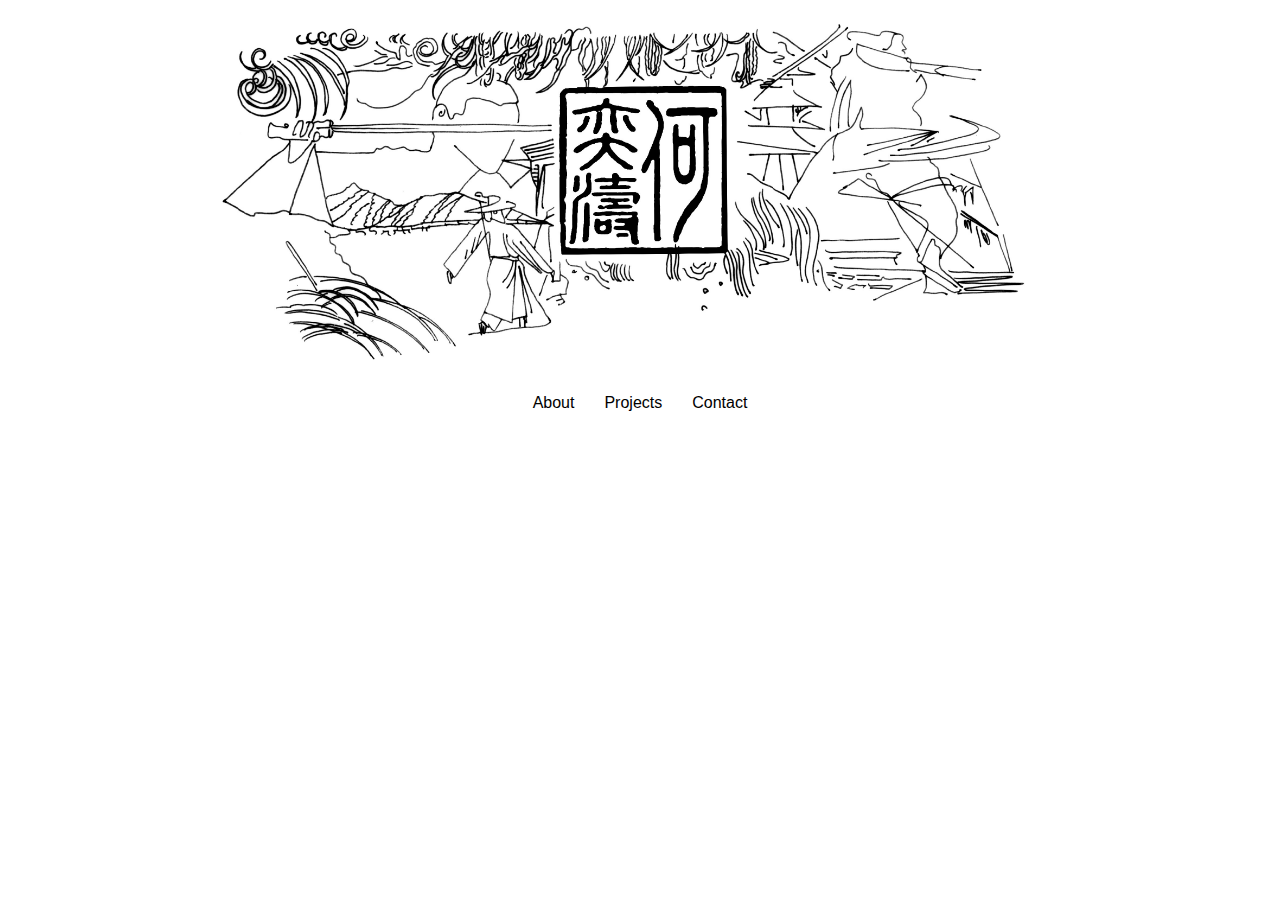
<file: index.html>
<!DOCTYPE html>
<html lang="en">
    <head>
        <meta charset="UTF-8">
        <meta name="viewport" content="width=device-width, initial-scale=1.0">
        <title>HO YIK TO</title>
        <link rel="icon" href="favicon.ico" type="image/x-icon">
        <style type="text/css">
            /* General Body Setup */
            body {
                margin: 0;
                padding: 20px; /* Gives your page a little breathing room */
            }

            /* Banner Image Styling */
            .img_center {
                display: block;
                margin: 0 auto 30px auto; /* Centers image and adds space below */
                max-width: 70%; 
                width: 100%; /* Change this to adjust banner size */
                transform: translateX(-10px)
            }

            /* Flexbox Navigation Setup */
            .nav-menu {
                display: flex;
                justify-content: center; /* Centers the links horizontally */
                flex-wrap: wrap; /* Allows links to wrap to a new line if the screen gets too small */
                gap: 30px; /* Controls the exact spacing between links */
            }

            /* Link Styling */
            .nav-menu a {
                font-family: "Helvetica Neue", Helvetica, Arial, sans-serif;
                font-size: 16px;
                text-decoration: none;
                color: black;
                font-weight: normal;
                transition: text-shadow 0.2s;
            }

            .nav-menu a:hover {
                text-shadow: 0.70px 0 0 currentColor; 
            }

            /* Mobile Adjustments */
            @media (max-width: 600px) {
                .nav-menu {
                    flex-direction: column; /* Stacks the links vertically on phones */
                    align-items: center; /* Centers the stacked links */
                    gap: 15px; /* Tighter spacing for vertical view */
                }
                .img_center {
                    width: 100%; /* Makes the banner fill more of a small screen */
                }
            }
        </style>
    </head>
    <body>
        <img class="img_center" src="Banner.png" alt="Website Banner">
        
        <nav class="nav-menu">
            <a href="about.html">About</a>
            <a href="https://www.youtube.com/@hoyikto" target="_blank">Projects</a>
            <a href="contact.html">Contact</a>
        </nav>
    </body>
</html>
</file>
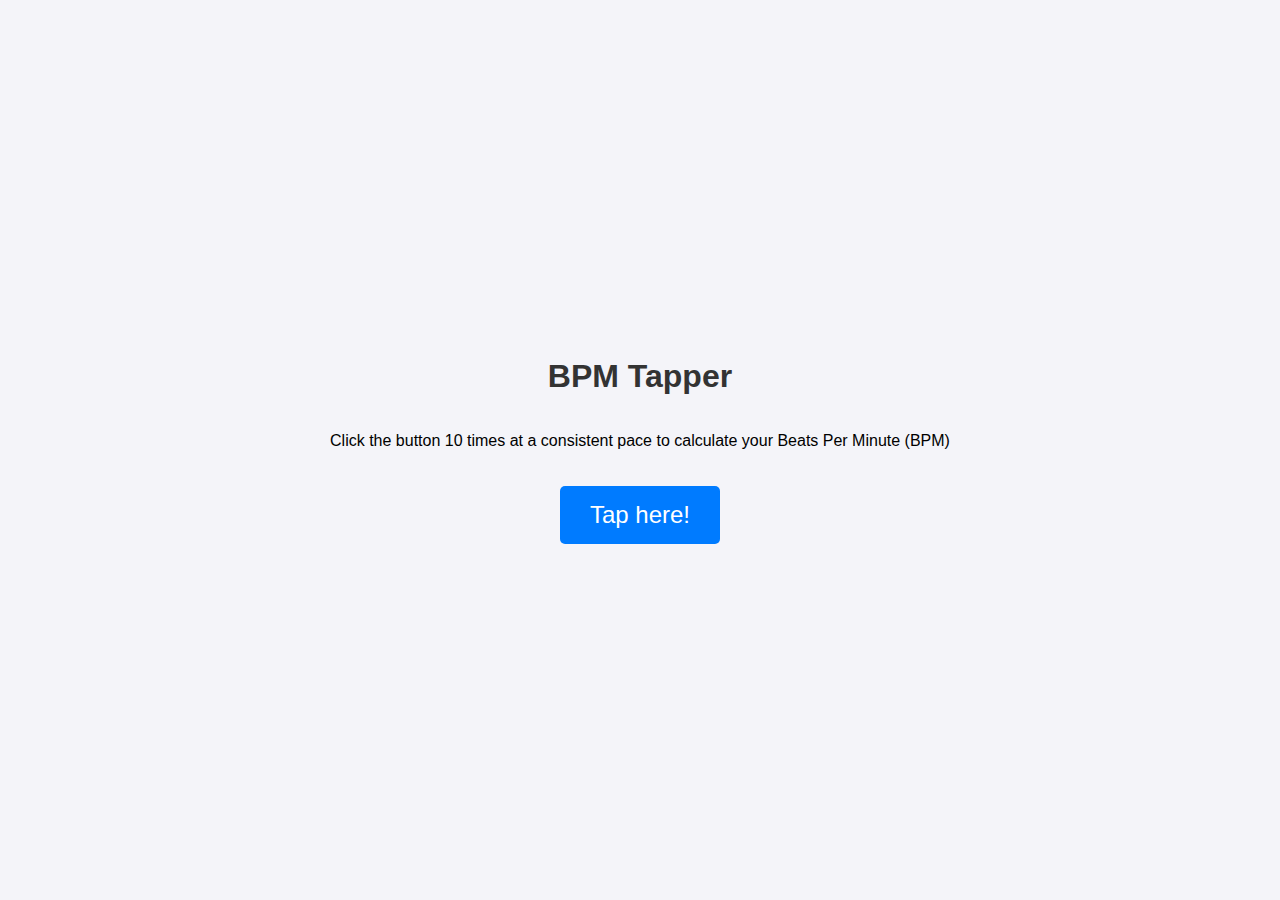
<file: bpm-tapper/index.html>
<!DOCTYPE html>
<html lang="en">
<head>
    <meta charset="UTF-8">
    <meta name="viewport" content="width=device-width, initial-scale=1.0">
    <title>BPM Tapper</title>
    <link rel="stylesheet" href="style.css">
</head>
<body>
    <h1>BPM Tapper</h1>
    <p>Click the button 10 times at a consistent pace to calculate your Beats Per Minute (BPM)</p>
    
    <button id="tapButton">Tap here!</button>
    
    <script src="script.js"></script>
</body>
</html>
</file>
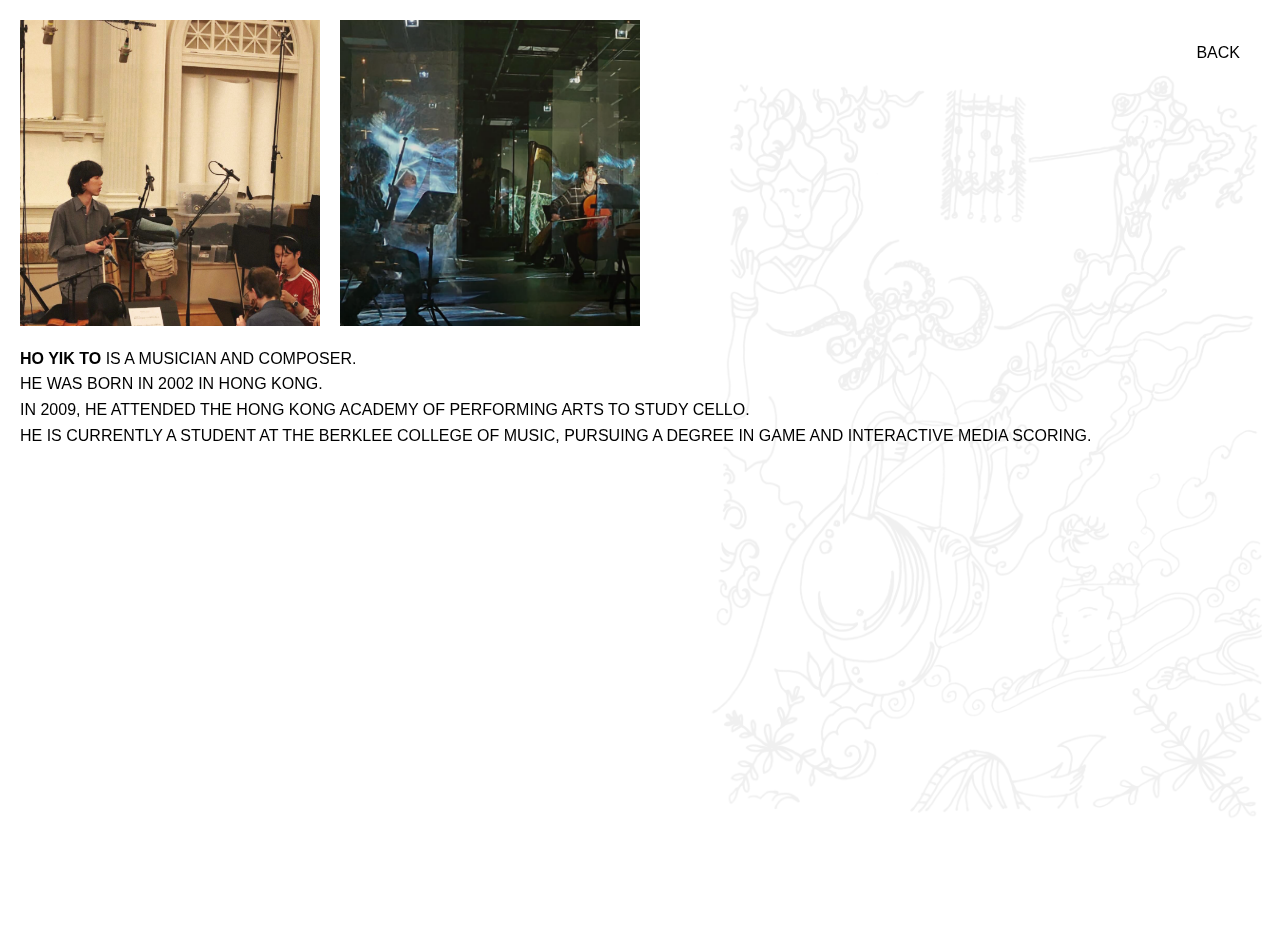
<file: about.html>
<!DOCTYPE html>
<html lang="en">
<head>
    <meta charset="UTF-8">
    <title>HO YIK TO</title>
    <link rel="icon" href="favicon.ico" type="image/x-icon">
    <style>
        /* --- Global Styles --- */
        body {
            font-family: "Helvetica Neue", Helvetica, Arial, sans-serif;
            font-size: 16px;
            color: black;
            line-height: 1.6;
            margin: 20px; 
            
            /* Added to support the background image layer */
            position: relative; 
            min-height: 100vh; 
            z-index: 0; 
        }

        /* --- Background Image Overlay --- */
        body::before {
            content: ""; 
            position: fixed; 
            top: 0;
            left: 0;
            width: 100%;
            height: 100%;
            z-index: -1; /* Puts the image behind everything else */

            /* Background settings */
            background-image: url('sizhu.png');
            background-repeat: no-repeat;
            
            /* --- MOVED IMAGE TO THE RIGHT --- */
            background-position: right center; 
            
            background-size: 45vw; /* Keeps it the same size as the Contact page */
            
            /* Lowers the contrast */
            opacity: 0.4; 
        }

        /* --- Timeline Text Styles --- */
        .timeline p {
            margin: 10px 0;
        }
        
        .year {
            font-weight: bold;
            display: inline-block;
            width: 100px;
            margin-right: 20px;
        }

        /* --- Back Button Styles --- */
        .back-button {
            position: absolute;
            top: 20px;
            right: 20px;
            z-index: 10;
            color: black;      
            text-decoration: none; 
            cursor: pointer;
        }

        .back-button:hover {
            text-decoration: underline; 
        }

        /* --- Image Gallery Styles --- */
        .image-container {
            display: flex;       
            gap: 20px;           
            margin-bottom: 20px; 
        }

        .site-image {
            width: 300px; 
            height: auto; 
        }
    </style>
</head>
<body>

    <a href="javascript:history.back()" class="back-button">BACK</a>

    <div class="image-container">
        <img src="hoyikto.png" class="site-image" alt="Ho Yik To">
        <img src="hoyikto2.png" class="site-image" alt="Ho Yik To">
    </div>

    <p> <strong> HO YIK TO </strong> IS A MUSICIAN AND COMPOSER. <br> 
        HE WAS BORN IN 2002 IN HONG KONG. <br>
        IN 2009, HE ATTENDED THE HONG KONG ACADEMY OF PERFORMING ARTS TO STUDY CELLO. <br>
        HE IS CURRENTLY A STUDENT AT THE BERKLEE COLLEGE OF MUSIC, PURSUING A DEGREE IN GAME AND INTERACTIVE MEDIA SCORING.</p>

    <script defer src="https://static.cloudflareinsights.com/beacon.min.js/vcd15cbe7772f49c399c6a5babf22c1241717689176015" integrity="sha512-ZpsOmlRQV6y907TI0dKBHq9Md29nnaEIPlkf84rnaERnq6zvWvPUqr2ft8M1aS28oN72PdrCzSjY4U6VaAw1EQ==" data-cf-beacon='{"version":"2024.11.0","token":"ff8cbcdf3a0f4674a4587c78c019a4c3","r":1,"server_timing":{"name":{"cfCacheStatus":true,"cfEdge":true,"cfExtPri":true,"cfL4":true,"cfOrigin":true,"cfSpeedBrain":true},"location_startswith":null}}' crossorigin="anonymous"></script>

</body>
</html>
</file>
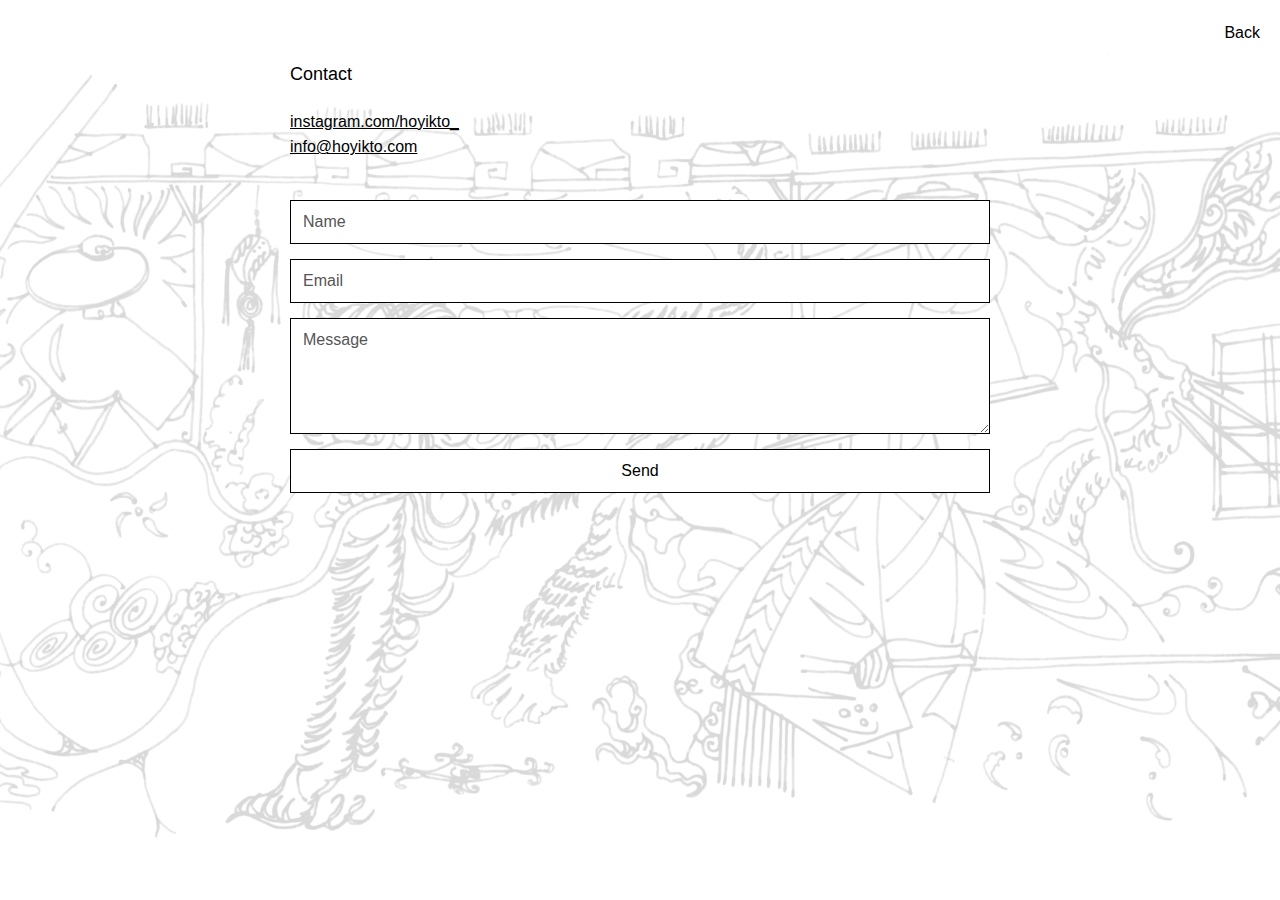
<file: contact.html>
<!DOCTYPE html>
<html lang="en">
<head>
    <meta charset="UTF-8">
    <meta name="viewport" content="width=device-width, initial-scale=1.0">
    <title>Ho Yik To</title>
    <link rel="icon" href="favicon.ico" type="image/x-icon">
    <style>
        /* --- Global Styles --- */
        html, body {
            min-height: 100vh; 
            margin: 0;
        }

        body {
            font-family: "Helvetica Neue", Helvetica, Arial, sans-serif;
            font-size: 16px;
            color: black; 
            background-color: white; 
            line-height: 1.6;
            padding: 60px 20px; 
            box-sizing: border-box; 
            
            text-shadow: 0px 0px 8px white, 0px 0px 15px white;
            
            /* --- Background Image Settings --- */
            background-image: url('tigerblack.png');
            background-repeat: no-repeat;
            background-position: center center; 
            background-size: 120vw; 
            background-attachment: fixed; 
        }

        /* --- Layout Styles --- */
        .content-container {
            max-width: 700px;
            margin: 0 auto; 
            position: relative; 
            z-index: 1;
        }

        /* --- Typography Styles --- */
        .section-title {
            font-size: 18px;
            margin-bottom: 20px;
            /* UPDATED: Removed the bold text from the title */
            font-weight: normal; 
        }

        a {
            color: black; 
            text-decoration: underline;
        }

        a:hover {
            text-decoration: none; 
        }

        /* --- Back Button Styles --- */
        .back-button {
            position: absolute;
            top: 20px;
            right: 20px;
            z-index: 10;
            font-family: "Helvetica Neue", Helvetica, Arial, sans-serif;
            font-size: 16px;
            color: black;      
            text-decoration: none; 
            cursor: pointer;
            text-shadow: 0px 0px 8px white, 0px 0px 15px white;
        }

        .back-button:hover {
            text-decoration: underline; 
        }

        /* --- Contact Form Styles --- */
        .contact-form {
            display: flex;
            flex-direction: column;
            gap: 15px; 
            margin-top: 40px; 
        }

        .contact-form input,
        .contact-form textarea {
            width: 100%;
            padding: 12px;
            font-family: inherit;
            font-size: 16px;
            color: black;
            
            background-color: white; 
            border: 1px solid black;
            border-radius: 0; 
            
            box-sizing: border-box;
            text-shadow: none; 
        }

        .contact-form input::placeholder,
        .contact-form textarea::placeholder {
            color: #555; 
        }

        .contact-form button {
            padding: 12px;
            font-family: inherit;
            font-size: 16px;
            font-weight: normal; 
            color: black;
            background-color: white;
            border: 1px solid black;
            border-radius: 0;
            
            cursor: pointer;
            text-shadow: none;
            transition: background-color 0.2s;
        }

        .contact-form button:hover {
            background-color: #f0f0f0; 
        }

        /* --- Mobile Specific Styles --- */
        @media screen and (max-width: 768px) {
            body {
                background-size: cover; 
                background-attachment: scroll; 
            }
        }
    </style>
</head>
<body>
    
    <a href="javascript:history.back()" class="back-button">Back</a>

    <div class="content-container">
        <div class="section-title">Contact</div>
        
        <p>
            <a href="https://www.instagram.com/hoyikto_/">instagram.com/hoyikto_</a><br>
            <a href="mailto:info@hoyikto.com">info@hoyikto.com</a>
        </p>

        <form action="https://formspree.io/f/xkovlqak" method="POST" class="contact-form">
            <input type="text" name="name" placeholder="Name" required>
            <input type="email" name="email" placeholder="Email" required>
            <textarea name="message" placeholder="Message" rows="5" required></textarea>
            <button type="submit">Send</button>
        </form>

    </div>

</body>
</html>
</file>
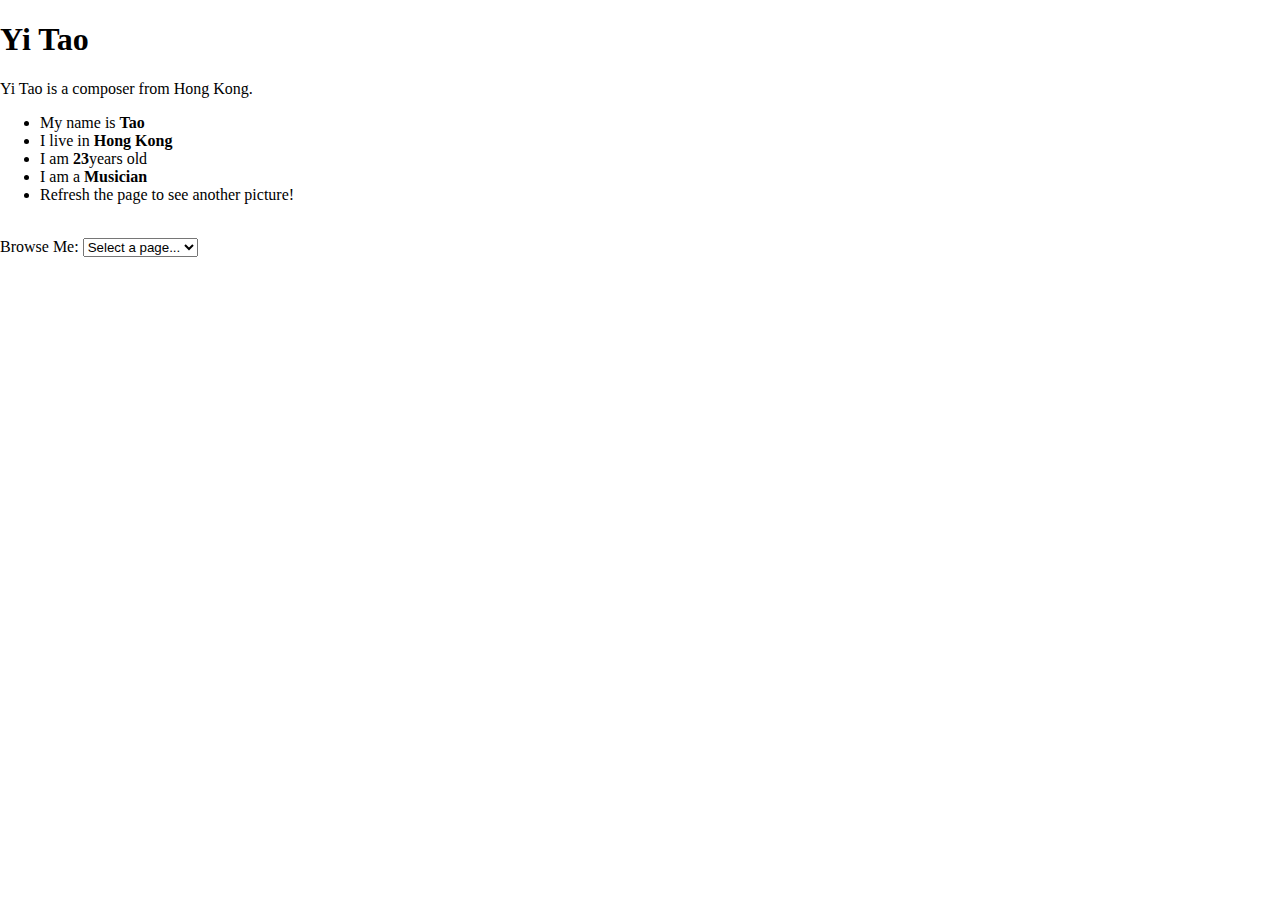
<file: home.html>
<!DOCTYPE html>
<html lang="en">
<head>
    <meta charset="UTF-8">
    <meta name="viewport" content="width=device-width, initial-scale=1.0">
    <title>Yi Tao</title>
      <style>
    /* This CSS makes the image a full-screen backdrop */
    body, html {
      height: 100%;
      margin: 0;
    }
    
    body {
      background-position: center;
      background-repeat: no-repeat;
      background-size: cover; /* This scales the image to cover the page */
      background-attachment: fixed; /* This keeps the backdrop fixed when scrolling */
    }
  </style>
</head>
<body>
    <h1>Yi Tao</h1>
    <p>Yi Tao is a composer from Hong Kong.</p>
    <ul>
        <li> My name is <strong>Tao</strong> </li>
        <li> I live in <strong>Hong Kong</strong> </li>
        <li> I am <strong>23</strong>years old</li>
        <li> I am a <strong>Musician</strong></li>
        <li> Refresh the page to see another picture! </li>
    </ul>

    <br>

    <label for="pages">Browse Me:</label>
    
    <select name="page" id="pages" onchange="goToPage()">
        <option value="">Select a page...</option> <option value="home">Home</option>
        <option value="about">About</option>
        <option value="songs">Songs</option>
        <option value="photos">Photos</option>
    </select>

    <script>
        document.body.style.backgroundImage = "url('https://picsum.photos/1920/1080?random=" + Math.random() + "')";
    </script>

    <script>
    function goToPage() {
      // 1. Get the dropdown element
      var select = document.getElementById("pages");
      
      // 2. Get the value of the selected option (e.g., "home", "about")
      var pageValue = select.value;
      
      // 3. Check if a real option was selected (not the placeholder)
      if (pageValue) {
        // 4. Tell the browser to go to the new page (e.g., "about.html")
        window.location.href = pageValue + ".html";
      }
    }
    </script>
</body> 
</html>
</file>
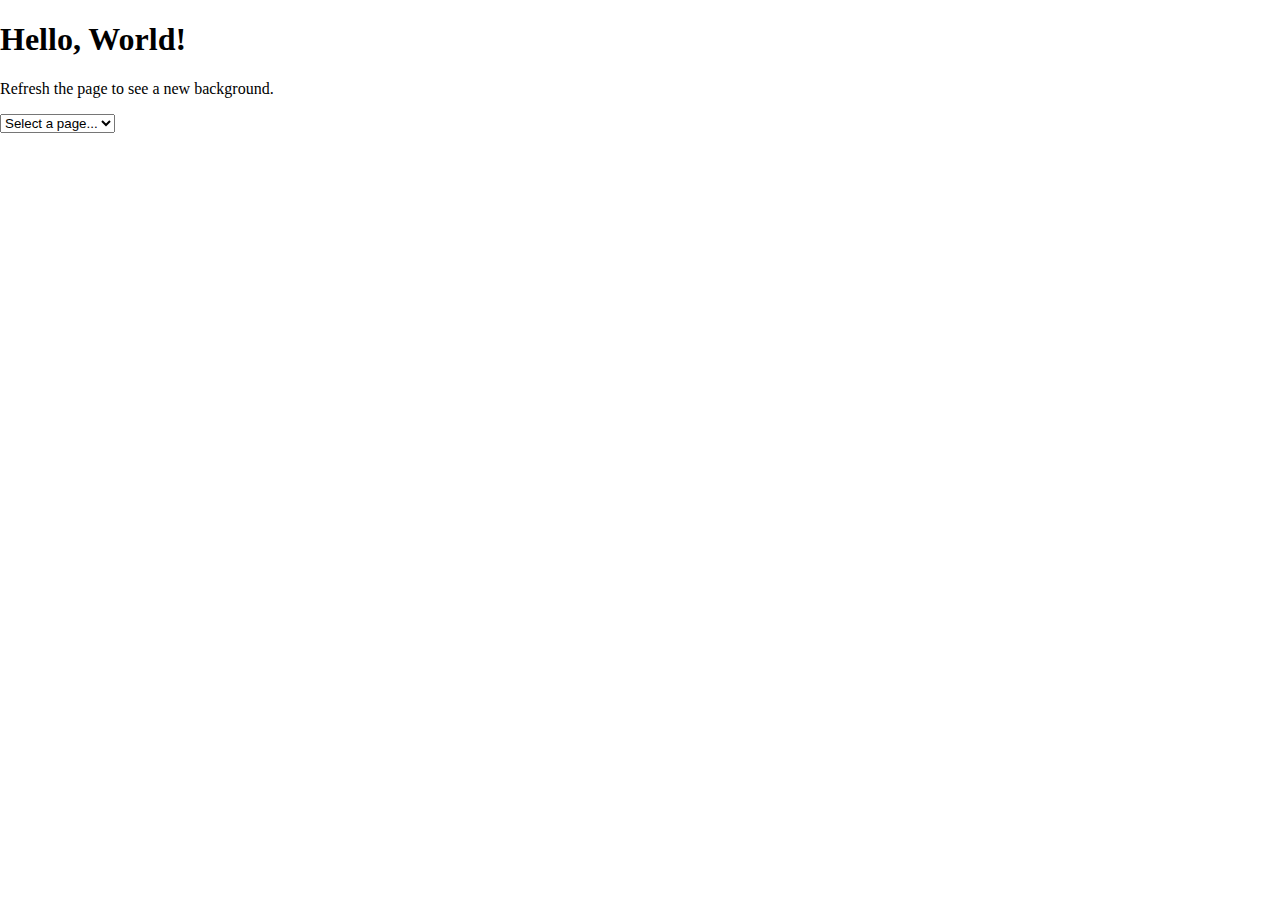
<file: photos.html>
<!DOCTYPE html>
<html>
<head>
  <title>Photos</title>
  <style>
    /* This CSS makes the image a full-screen backdrop */
    body, html {
      height: 100%;
      margin: 0;
    }
    
    body {
      background-position: center;
      background-repeat: no-repeat;
      background-size: cover; /* This scales the image to cover the page */
      background-attachment: fixed; /* This keeps the backdrop fixed when scrolling */
    }
  </style>
</head>
<body>

  <h1>Hello, World!</h1>
  <p>Refresh the page to see a new background.</p>

  <script>
    document.body.style.backgroundImage = "url('https://picsum.photos/1920/1080?random=" + Math.random() + "')";
  </script>

   <select name="page" id="pages" onchange="goToPage()">
        <option value="">Select a page...</option> <option value="index">Home</option>
        <option value="about">About</option>
        <option value="songs">Songs</option>
        <option value="photos">Photos</option>
    </select> 
    
    <script>
    function goToPage() {
      // 1. Get the dropdown element
      var select = document.getElementById("pages");
      
      // 2. Get the value of the selected option (e.g., "home", "about")
      var pageValue = select.value;
      
      // 3. Check if a real option was selected (not the placeholder)
      if (pageValue) {
        // 4. Tell the browser to go to the new page (e.g., "about.html")
        window.location.href = pageValue + ".html";
      }
    }
    </script>
</body>
</html>
</file>
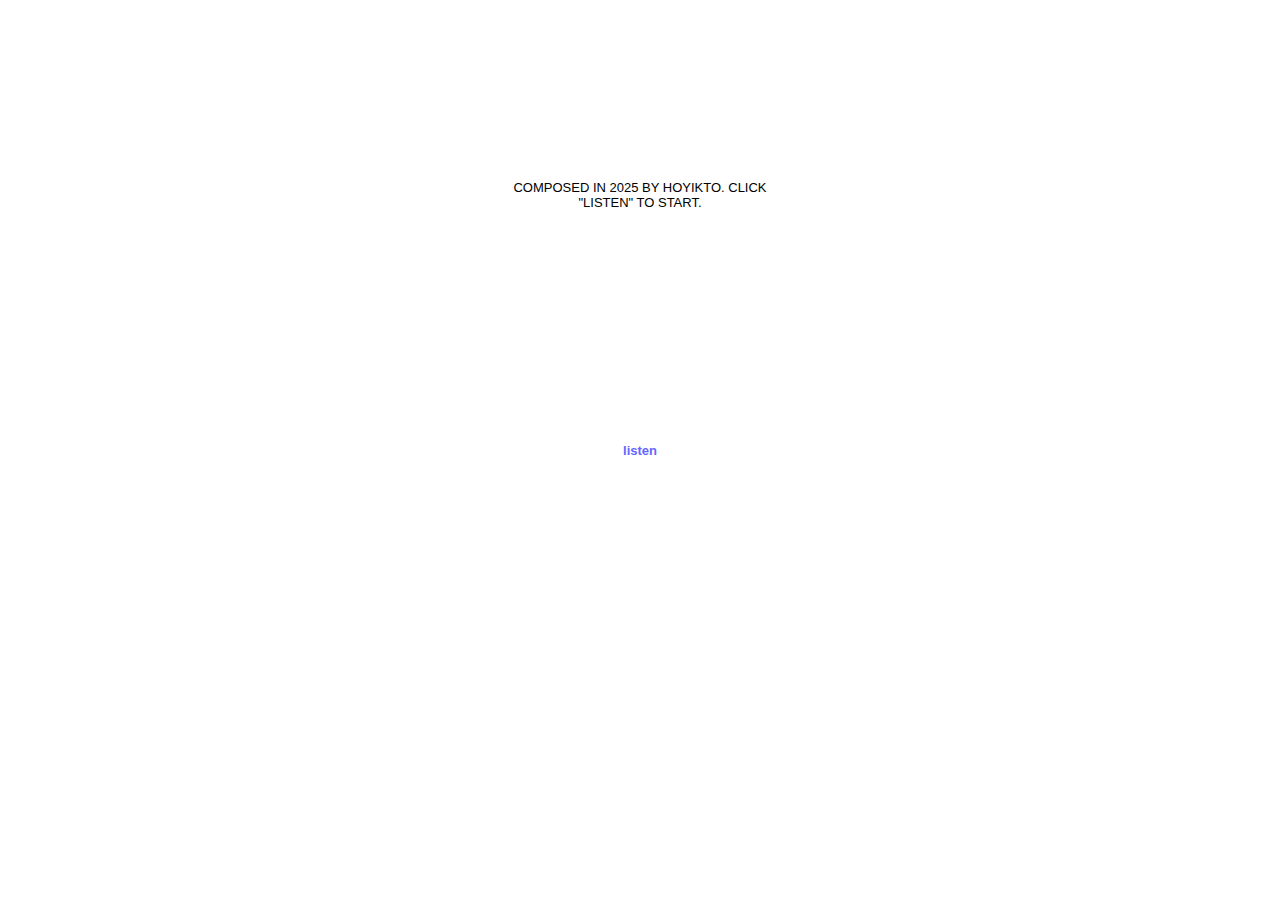
<file: songs.html>
<!DOCTYPE html>
<html lang="en">
<head>
    <meta charset="utf-8">
    <meta name="viewport" content="width=device-width, initial-scale=1">
    <title>HERE, WHERE THE WORLD IS QUIET</title>
    <style>
        :root {
            --primary: #000000;
            --dot-color: #fe0000;
            /* Dynamic variables set by JS per song */
            --song-color: #000;
            --song-height: 30px;
            --phase-1-dur: 0s;
            --phase-3-dur: 0s;
        }

        body {
            background: #FFF;
            color: var(--primary);
            font-family: Arial, sans-serif;
            font-size: 13px;
            height: 100vh;
            margin: 0;
            display: flex;
            justify-content: center;
            align-items: center;
            overflow: hidden;
        }

        #text {
            position: absolute;
            width: 300px;
            top: 20%;
            text-align: center;
            transition: opacity 1s;
        }

        /* The Main Interactive Container */
        #container {
            position: relative;
            width: 100px;
            height: 100px;
            display: flex;
            justify-content: center;
            align-items: center;
        }

        /* The Button / Dot */
        #btn {
            z-index: 10;
            cursor: pointer;
            color: #66F;
            font-weight: bold;
            transition: all 0.5s;
            user-select: none;
        }

        /* State: When it becomes a Dot */
        #btn.is-dot {
            width: 10px;
            height: 10px;
            background: var(--dot-color);
            border-radius: 50%;
            color: transparent; /* Hide text */
            font-size: 0;
        }

        /* The Animated Shape */
        #shape {
            position: absolute;
            z-index: 5;
            background: var(--song-color);
            width: 30px;
            height: var(--song-height);
            opacity: 0;
            pointer-events: none;
        }

        /* --- Phase 1: Appearing --- */
        #shape.phase-1 {
            /* Animate from White -> Color, Blurred -> Sharp */
            animation: appear var(--phase-1-dur) linear forwards;
        }

        /* --- Phase 3: Shrinking --- */
        #shape.phase-3 {
            /* Animate Color -> Dot Pink, Size -> Small */
            transition: all var(--phase-3-dur) linear;
            background: var(--dot-color);
            width: 10px; /* Target dot size */
            height: 10px; /* Target dot size */
            border-radius: 50%;
            filter: blur(2px); /* Slight blur at end */
            opacity: 0; /* Fade out as dot takes over */
        }

        /* --- CSS Keyframes for "Appearing" (Replaces JS Math) --- */
        @keyframes appear {
            0% { background: #000000; filter: blur(20px); opacity: 0; }
            100% { background: var(--song-color); filter: blur(0px); opacity: 1; }
        }

        /* Specific Transform Effects */
        .fx-rotate   { animation: spin var(--phase-1-dur) ease-out; }
        .fx-rotateX  { animation: flipX var(--phase-1-dur) linear; }
        .fx-rotateY  { animation: flipY var(--phase-1-dur) ease-in-out; }
        .fx-skew     { animation: skewBoth var(--phase-1-dur) linear; }
        .fx-skewX    { animation: skewX var(--phase-1-dur) linear; }
        .fx-scale    { animation: pulse var(--phase-1-dur) ease-in-out; }

        @keyframes spin { 0% { transform: rotate(0deg); } 100% { transform: rotate(2160deg); } }
        @keyframes flipX { 0% { transform: rotateX(0deg); } 100% { transform: rotateX(720deg); } }
        @keyframes flipY { 0% { transform: rotateY(0deg); } 100% { transform: rotateY(720deg); } }
        @keyframes skewBoth { 0% { transform: skew(0,0); } 100% { transform: skew(720deg, 720deg); } }
        @keyframes skewX { 0% { transform: skewX(0); } 100% { transform: skewX(720deg); } }
        @keyframes pulse { 0% { transform: scale(1); } 50% { transform: scale(0.2); } 100% { transform: scale(1); } }

    </style>
</head>
<body>

    <audio id="audio"></audio>

    <div id="text">
        COMPOSED IN 2025 BY HOYIKTO. CLICK "LISTEN" TO START.
    </div>

    <div id="container">
        <div id="btn">listen</div>
        <div id="shape"></div>
    </div>

<script>
    // Data Configuration
    const songs = [
        { file: "ao",  color: "#AA7D9F", h: 27, fx: "fx-rotate" },
        { file: "hm",  color: "#C44883", h: 45, fx: "fx-rotateX" },
        { file: "h",   color: "#BE2168", h: 23, fx: "fx-rotate" }, // reused rotate for index 2
        { file: "oi",  color: "#990000", h: 41, fx: "fx-rotateY" },
        { file: "hu",  color: "#B72B91", h: 21, fx: "fx-skew" },
        { file: "hhh", color: "#D3370A", h: 42, fx: "fx-skewX" },
        { file: "aa",  color: "#E0921D", h: 25, fx: "fx-scale" }
    ];

    // State
    let index = 0;
    let loopCount = 0;
    let isPlaying = false;

    // Elements
    const audio = document.getElementById('audio');
    const btn = document.getElementById('btn');
    const shape = document.getElementById('shape');
    const root = document.documentElement.style; // For CSS Variables

    btn.addEventListener('click', () => {
        if (isPlaying) return;
        isPlaying = true;
        
        // 1. Setup Audio & Fallback Duration
        const song = songs[index];
        audio.src = `${song.file}.mp3`;
        
        // Try to play. If fails (no file), use fallback duration
        audio.play().catch(() => console.log("Audio file missing, using visual simulation."));
        
        // Wait for audio metadata to get real duration, or use default 2.5s
        audio.onloadedmetadata = () => runAnimation(audio.duration);
        audio.onerror = () => runAnimation(2.5); 

        // Update Text & Title
        document.title = `HERE, WHERE THE WORLD IS QUIET - Playing`;
        if (index === 0) document.getElementById('text').style.opacity = 0;
    });

    function runAnimation(duration) {
        const song = songs[index];

        // 2. Calculate Timings
        let d3 = Math.min(duration / 3, 0.4); // Shrink phase
        let d1 = (duration - d3) * 0.67;      // Appear phase
        let d2 = duration - d1 - d3;          // Rest phase

        // 3. Set CSS Variables (Pass data to CSS)
        root.setProperty('--song-color', song.color);
        root.setProperty('--song-height', `${song.h}px`);
        root.setProperty('--phase-1-dur', `${d1}s`);
        root.setProperty('--phase-3-dur', `${d3}s`);

        // 4. Start Visual Sequence
        btn.style.opacity = 0; // Hide button
        
        // PHASE 1: APPEAR
        shape.className = `phase-1 ${song.fx}`;
        
        // PHASE 2: REST (After d1 seconds)
        setTimeout(() => {
            shape.className = ""; // Removing class stops animation (resting state)
            shape.style.opacity = 1; 
            // We set static styles to keep it visible while resting
            shape.style.transform = "none"; 
        }, d1 * 1000);

        // PHASE 3: SHRINK (After d1 + d2 seconds)
        setTimeout(() => {
            shape.className = "phase-3"; // Triggers CSS transition to dot
        }, (d1 + d2) * 1000);

        // END: RESET (After total duration)
        setTimeout(() => {
            reset();
        }, duration * 1000);
    }

    function reset() {
        isPlaying = false;
        
        // Reset Visuals
        shape.className = "";
        shape.style.opacity = 0;
        shape.style.width = "30px"; // Reset width for next time
        shape.style.borderRadius = "0";

        // Show Button as Dot
        btn.className = "is-dot";
        btn.style.opacity = 1;

        // Logic for next song (Loop song 3 twice, etc)
        if (index === 2 && loopCount < 1) {
            loopCount++;
        } else {
            if (index < songs.length - 1) index++;
            loopCount = 0;
        }
    }
</script>

</body>
</html>
</file>
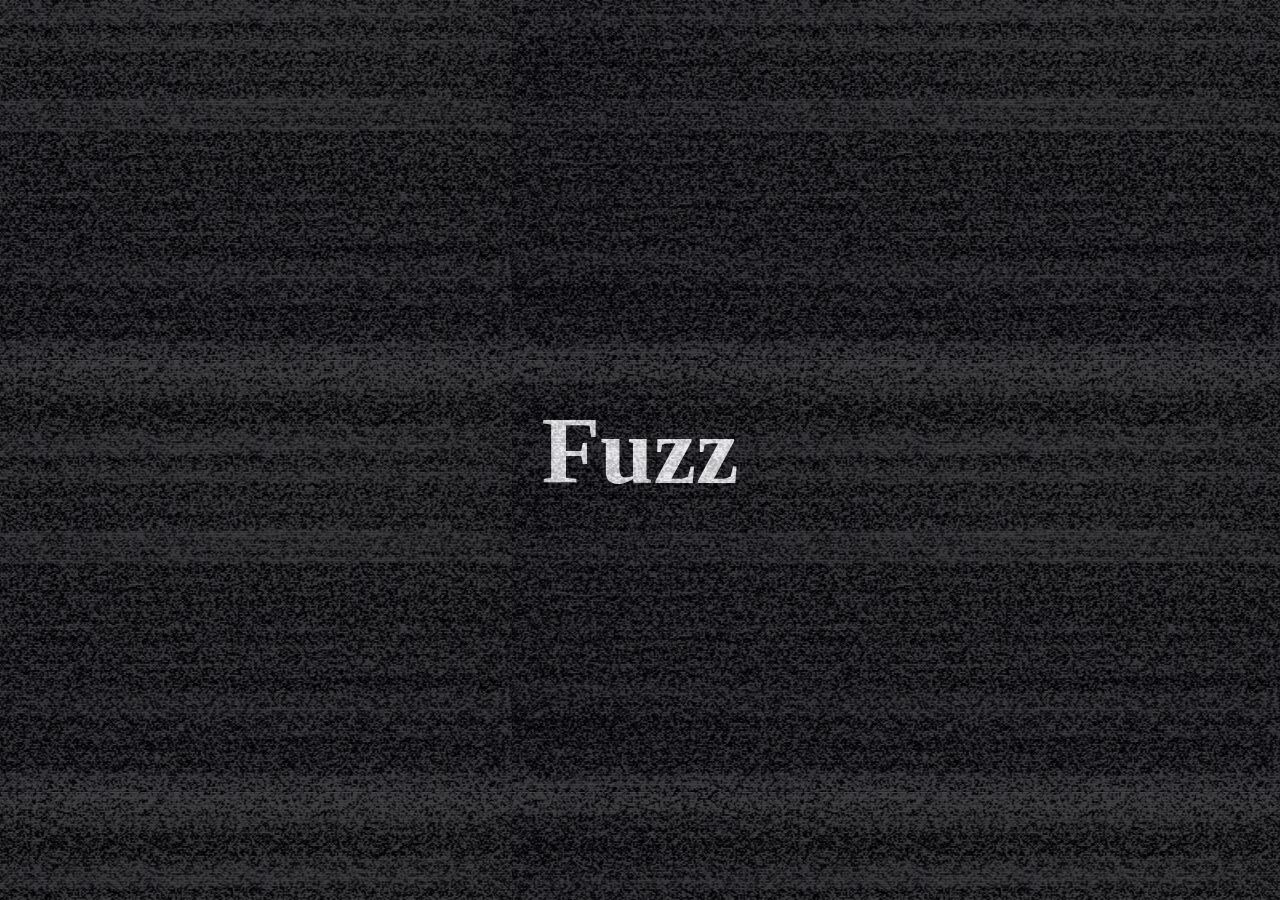
<file: video.html>
<!DOCTYPE html>
<html>
    <head>
        <title>???</title>
        <style>
            @import url("https://fonts.googleapis.com/css?family=Poppins:400,700");

            *,
            *::before,
            *::after {
                box-sizing: border-box;
                margin: 0;
            }
            
            body {
                font family: "Poppins", sans-serif;
                background: black;
                color: white;
            }
            .container {
                position: relative;
                overflow: hidden;
            }

            .title {
                font-size: 96px;
            }

            .content {
                height: 100vh;
                display: grid;
                place-items: center;

                z-index: 5;
                position: relative;
            }

            .fuzzy-overlay {
                position: absolute;
                inset: -200%;
                background-image: url("whitenois4.jpg");
                opacity: 30%;
                z-index: 10;
                pointer-events: none;

                animation: shift 0.2s linear infinite both;
                
            }

            @keyframes shift {
                0% {
                    transform: translateX(10%) translateY(10%);
                }

                100% {
                    transform: translateX(-10%) translateY(-10%);
                }
            }
        </style>
    </head>

    <body>
        <div class="container">
        
        <div class="content">
            <h1 class="title">Fuzz</h1>
            </div>
            <div class="fuzzy-overlay"></div>
         </div>

    </body>
                    </style>
    </head>
</html>
</file>
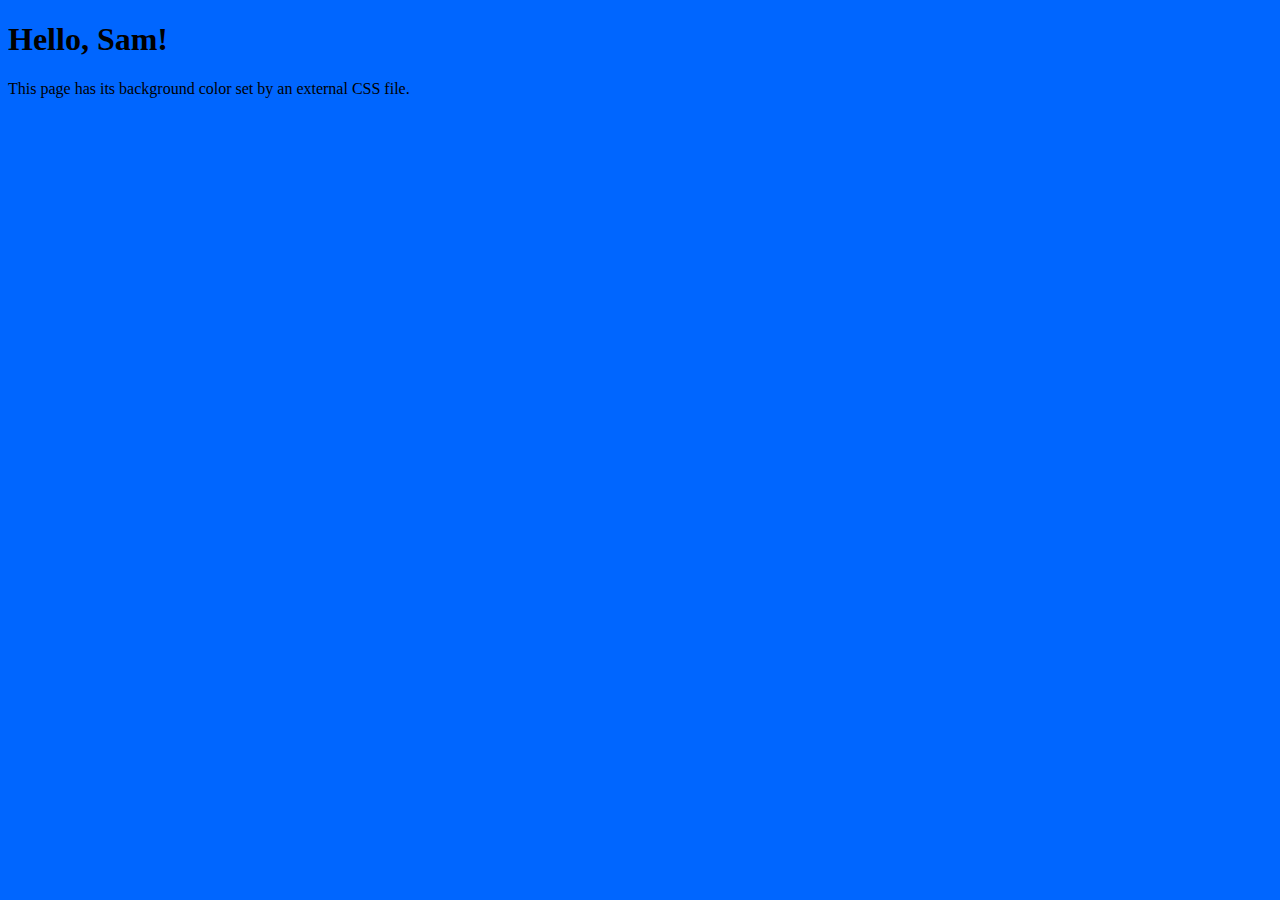
<file: web-day-2/external.html>
<!DOCTYPE html>
<html>
<head>
  <title>External CSS Example</title>
  
  <link rel="stylesheet" href="style.css">

</head>
<body>

  <h1>Hello, Sam!</h1>
  <p>This page has its background color set by an external CSS file.</p>

</body>
</html>
</file>
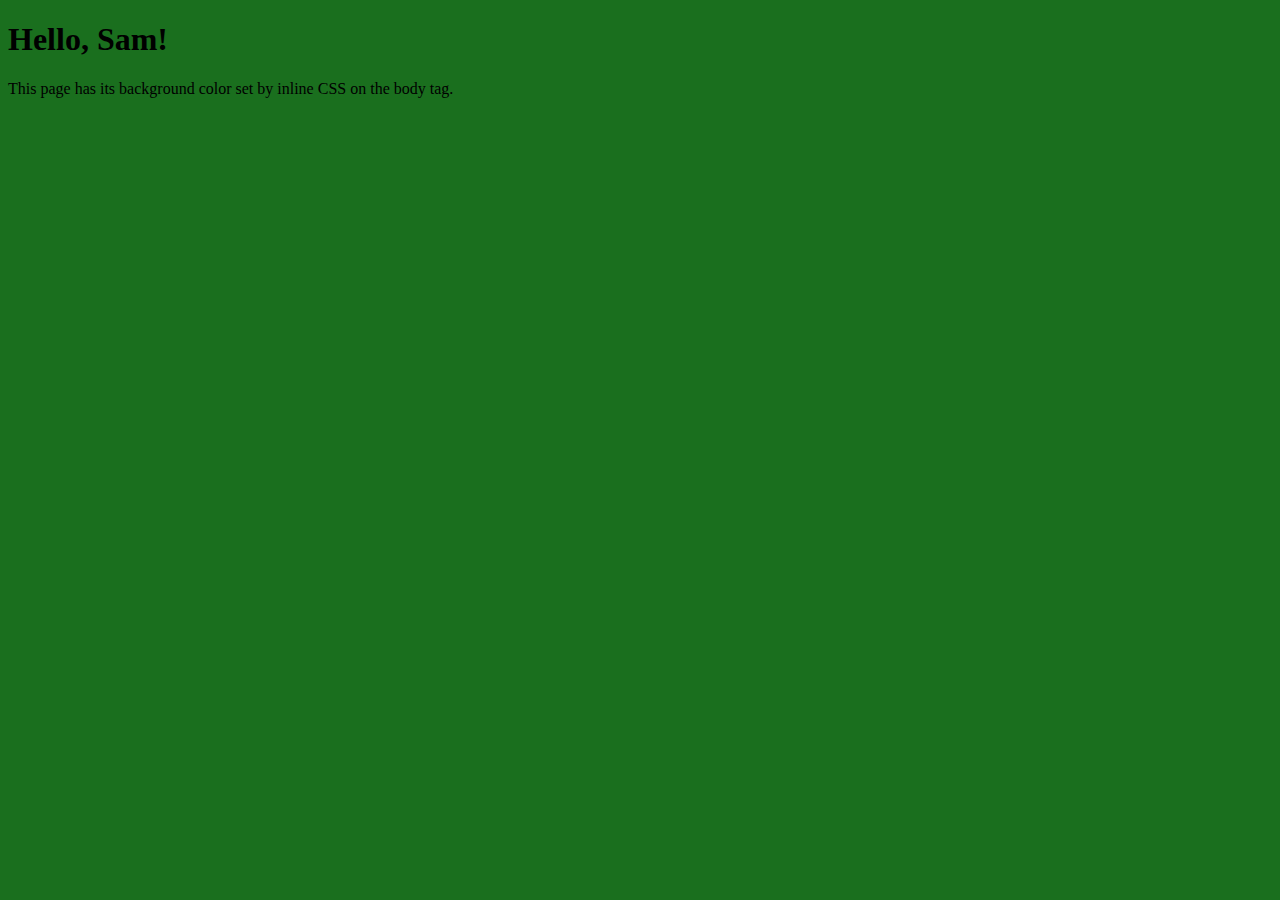
<file: web-day-2/inline.html>
<!DOCTYPE html>
<html>
<head>
  <title>Inline CSS Example</title>
</head>

<body style="background-color: #1a6f1e;">

  <h1>Hello, Sam!</h1>
  <p>This page has its background color set by inline CSS on the body tag.</p>

</body>
</html>
</file>
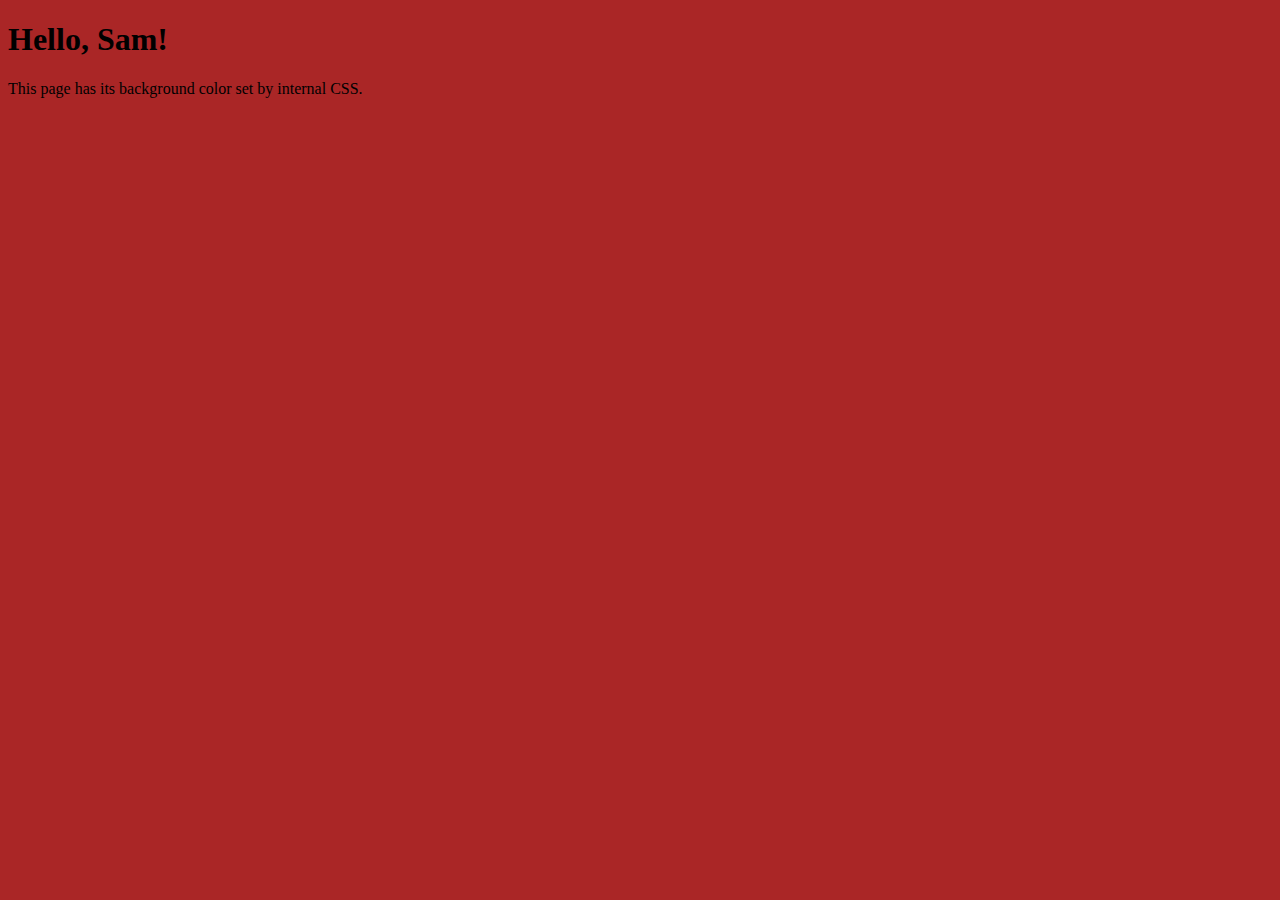
<file: web-day-2/internal.html>
<!DOCTYPE html>
<html>
<head>
  <title>Internal CSS Example</title>
  
  <style>
    body {
      background-color: #aa2626
    }
  </style>

</head>
<body>

  <h1>Hello, Sam!</h1>
  <p>This page has its background color set by internal CSS.</p>

</body>
</html>
</file>
<file: bpm-tapper/style.css>
body {
    font-family: sans-serif;
    display: flex;
    flex-direction: column;
    justify-content: center;
    align-items: center;
    height: 100vh;
    margin: 0;
    background-color: #f4f4f9;
}

h1 {
    color: #333;
}

#tapButton{
    padding: 15px 30px;
    font-size: 24px;
    cursor: pointer;
    background-color: #007BFF;
    color: white;
    border: none;
    border-radius: 5px;
    margin: 20px 0;
    transition: background-color 0.2s;
}

#tapButton:hover {
    background-color: #0056b3;
}
</file>
<file: web-day-2/style.css>
body {
  background-color: #0066ff
}
</file>
